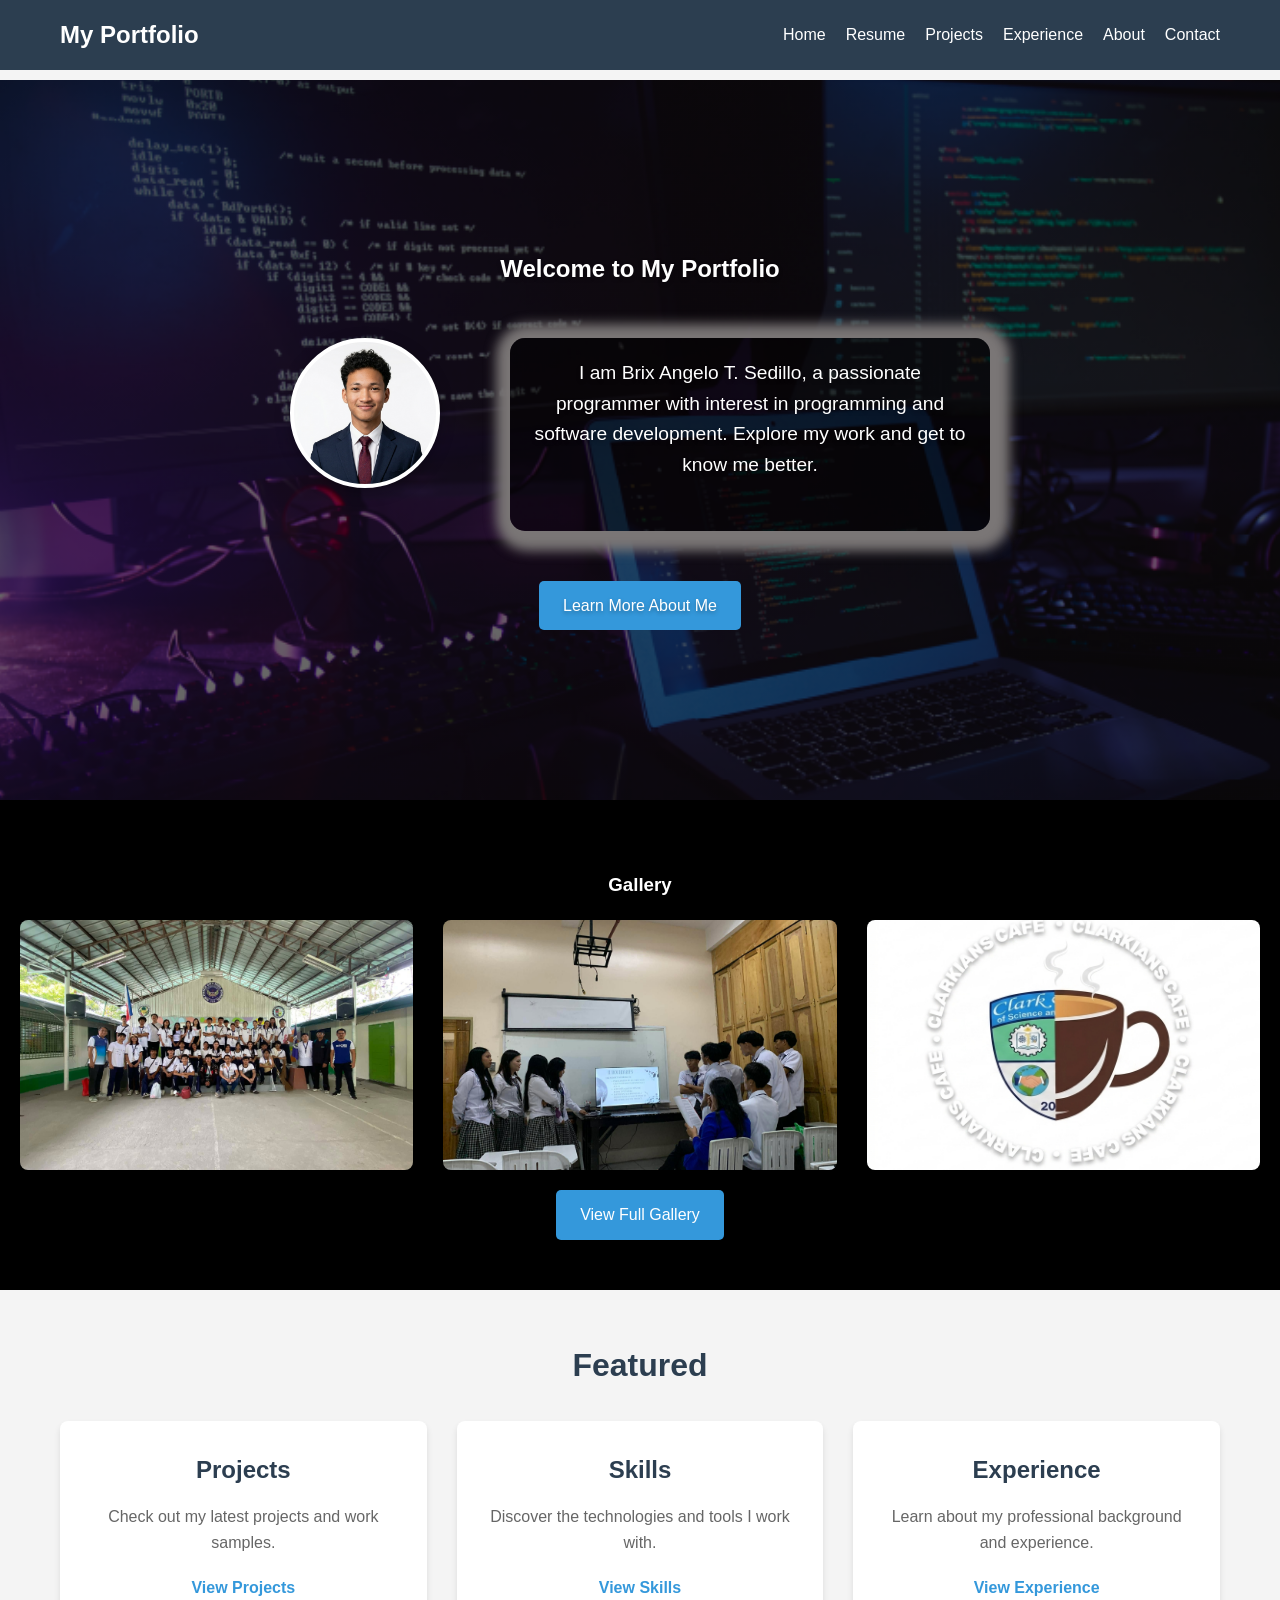
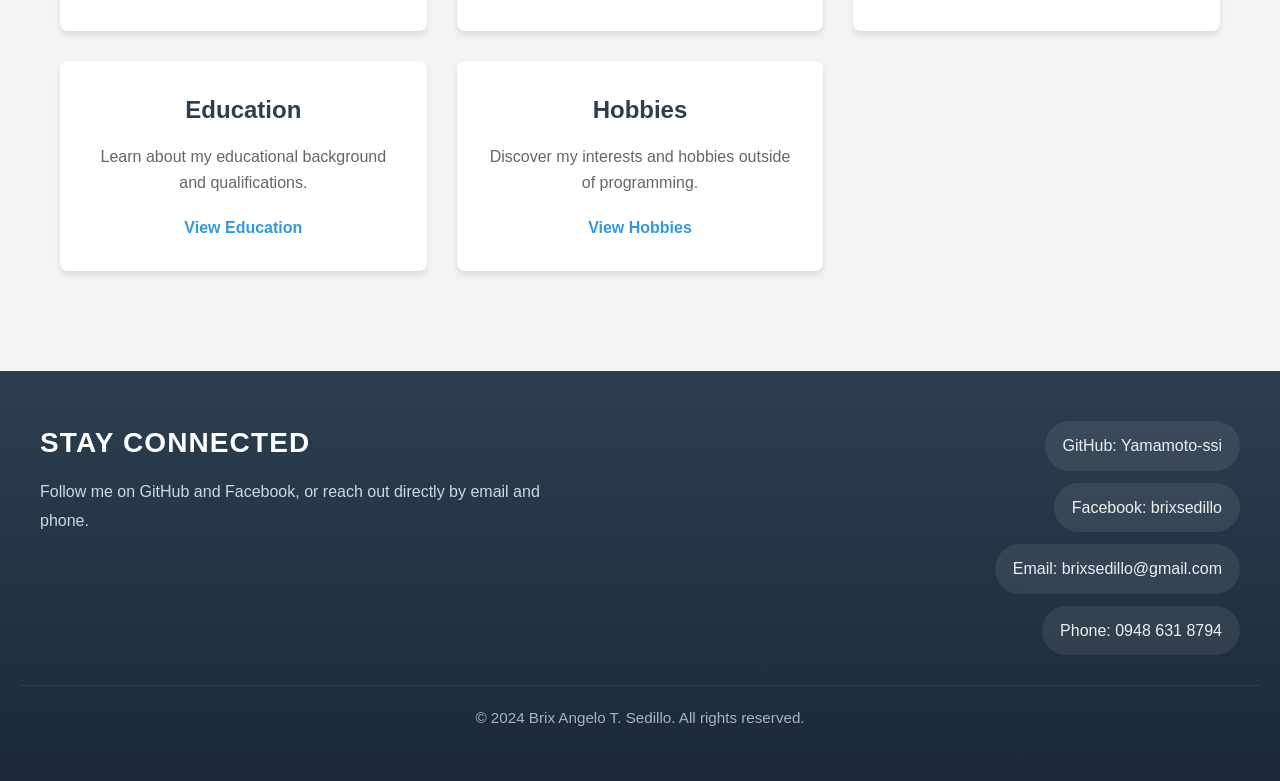
<file: index.html>
<!DOCTYPE html>
<html lang="en">
<head>
    <meta charset="UTF-8">
    <meta name="viewport" content="width=device-width, initial-scale=1.0">
    <link rel="stylesheet" href="style.css">
    <title>My Portfolio</title>
</head>
<body>
    <header>
        <nav>
            <div class="nav-container">
                <h1 class="logo">My Portfolio</h1>
                <ul class="nav-links">
                    <li><a href="index.html">Home</a></li>
                    <li><a href="resume.html">Resume</a></li>
                    <li><a href="project.html">Projects</a></li>
                    <li><a href="experience.html">Experience</a></li>
                    <li><a href="about.html">About</a></li>
                    <li><a href="contact.html">Contact</a></li>
                </ul>
            </div>
        </nav>
    </header>

    <main>
        <section class="hero">
            <h2>Welcome to My Portfolio</h2>
            <div class="hero-content">
                <div class="hero-image"></div>
                <div class="hero-content-text">
                    <p>I am Brix Angelo T. Sedillo, a passionate programmer with interest in programming and software development. Explore my work and get to know me better.</p>
                </div>
            </div>
            <a href="about.html" class="cta-button">Learn More About Me</a>

        </section>

        <section class="gallery">
            <h3 style="padding: 20px;">Gallery</h3>
            <div class="gallery-grid">
                <div class="gallery-item">
                    <img src="images/classmate.jpg" alt="Classmate">
                </div>
                <div class="gallery-item">
                    <img src="images/activity.jpg" alt="Activity">
                </div>
                <div class="gallery-item">
                    <img src="images/cafe.png" alt="Cafe">
                </div>
            </div>
            <a href="gallery.html" class="cta-button" style="margin-top: 20px;">View Full Gallery</a>
        </section>

        <section class="featured">
            <h3>Featured</h3>
            <div class="featured-grid">
                <div class="featured-item">
                    <h4>Projects</h4>
                    <p>Check out my latest projects and work samples.</p>
                    <a href="project.html">View Projects</a>
                </div>
                <div class="featured-item">
                    <h4>Skills</h4>
                    <p>Discover the technologies and tools I work with.</p>
                    <a href="skills.html">View Skills</a>
                </div>
                <div class="featured-item">
                    <h4>Experience</h4>
                    <p>Learn about my professional background and experience.</p>
                    <a href="experience.html">View Experience</a>
                </div>
                <div class="featured-item">
                    <h4>Education</h4>
                    <p>Learn about my educational background and qualifications.</p>
                    <a href="education.html">View Education</a>
                </div>
                <div class="featured-item">
                    <h4>Hobbies</h4>
                    <p>Discover my interests and hobbies outside of programming.</p>
                    <a href="hobbies.html">View Hobbies</a>
                </div>
            </div>
        </section>
    </main>

    <footer>
        <div class="footer-content">
            <div class="footer-brand">
                <h4>Stay Connected</h4>
                <p>Follow me on GitHub and Facebook, or reach out directly by email and phone.</p>
            </div>
            <div class="footer-links">
                <a href="https://github.com/Yamamoto-ssi" target="_blank" rel="noreferrer">GitHub: Yamamoto-ssi</a>
                <a href="https://www.facebook.com/brixsedillo" target="_blank" rel="noreferrer">Facebook: brixsedillo</a>
                <a href="mailto:brixsedillo@gmail.com">Email: brixsedillo@gmail.com</a>
                <span>Phone: 0948 631 8794</span>
            </div>
        </div>
        <p class="footer-copy">&copy; 2024 Brix Angelo T. Sedillo. All rights reserved.</p>
    </footer>
</body>
</html>
</file>
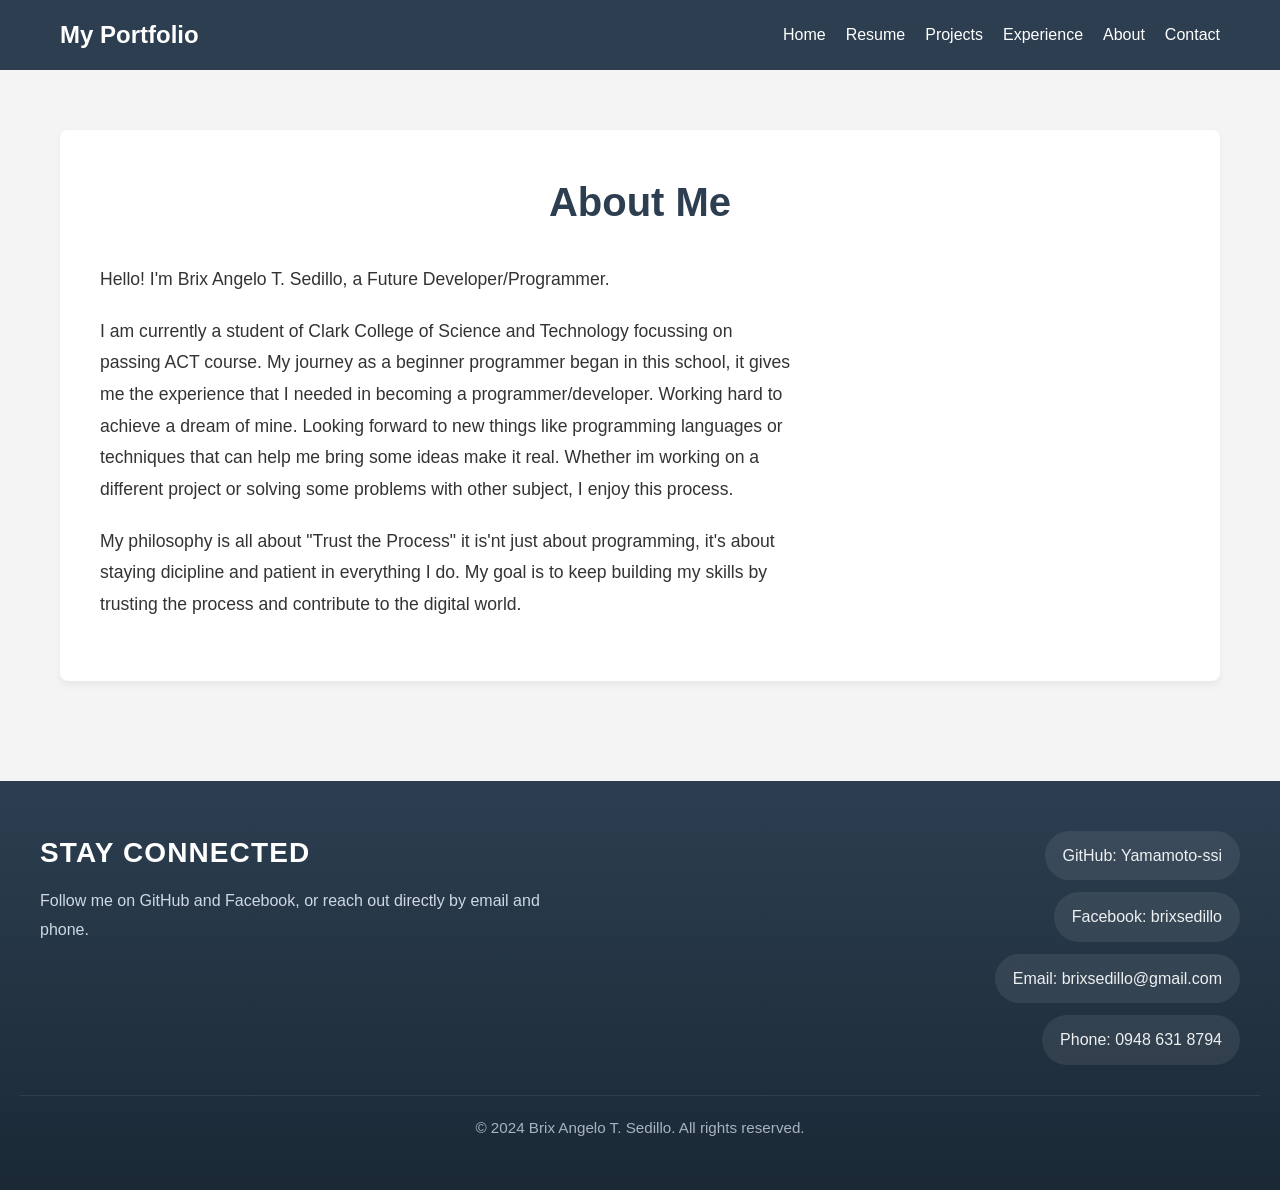
<file: about.html>
<!DOCTYPE html>
<html lang="en">
<head>
    <meta charset="UTF-8">
    <meta name="viewport" content="width=device-width, initial-scale=1.0">
    <link rel="stylesheet" href="style.css">
    <title>About Me - My Portfolio</title>
</head>
<body>
    <header>
        <nav>
            <div class="nav-container">
                <h1 class="logo">My Portfolio</h1>
                <ul class="nav-links">
                    <li><a href="index.html">Home</a></li>
                    <li><a href="resume.html">Resume</a></li>
                    <li><a href="project.html">Projects</a></li>
                    <li><a href="experience.html">Experience</a></li>
                    <li><a href="about.html">About</a></li>
                    <li><a href="contact.html">Contact</a></li>
                </ul>
            </div>
        </nav>
    </header>

    <main>
        <section class="page-content">
            <div class="container">
                <h2>About Me</h2>
                <div class="content-grid">
                    <div class="content-text">
                        <p>Hello! I'm Brix Angelo T. Sedillo, a Future Developer/Programmer.</p>
                        <p>I am currently a student of Clark College of Science and Technology focussing on passing ACT course. My journey as a beginner programmer began in this school, it gives me the experience that I needed in becoming a programmer/developer. Working hard to achieve a dream of mine. Looking forward to new things like programming languages or techniques that can help me bring some ideas make it real. Whether im working on a different project or solving some problems with other subject, I enjoy this process.</p>
                        <p>My philosophy is all about "Trust the Process" it is'nt  just about programming, it's about staying dicipline and patient in everything I do. My goal is to keep building my skills by trusting the process and contribute to the digital world.</p>
                    </div>
                    
                </div>
            </div>
        </section>
    </main>

    <footer>
        <div class="footer-content">
            <div class="footer-brand">
                <h4>Stay Connected</h4>
                <p>Follow me on GitHub and Facebook, or reach out directly by email and phone.</p>
            </div>
            <div class="footer-links">
                <a href="https://github.com/Yamamoto-ssi" target="_blank" rel="noreferrer">GitHub: Yamamoto-ssi</a>
                <a href="https://www.facebook.com/brixsedillo" target="_blank" rel="noreferrer">Facebook: brixsedillo</a>
                <a href="mailto:brixsedillo@gmail.com">Email: brixsedillo@gmail.com</a>
                <span>Phone: 0948 631 8794</span>
            </div>
        </div>
        <p class="footer-copy">&copy; 2024 Brix Angelo T. Sedillo. All rights reserved.</p>
    </footer>
</body>
</html>
</file>
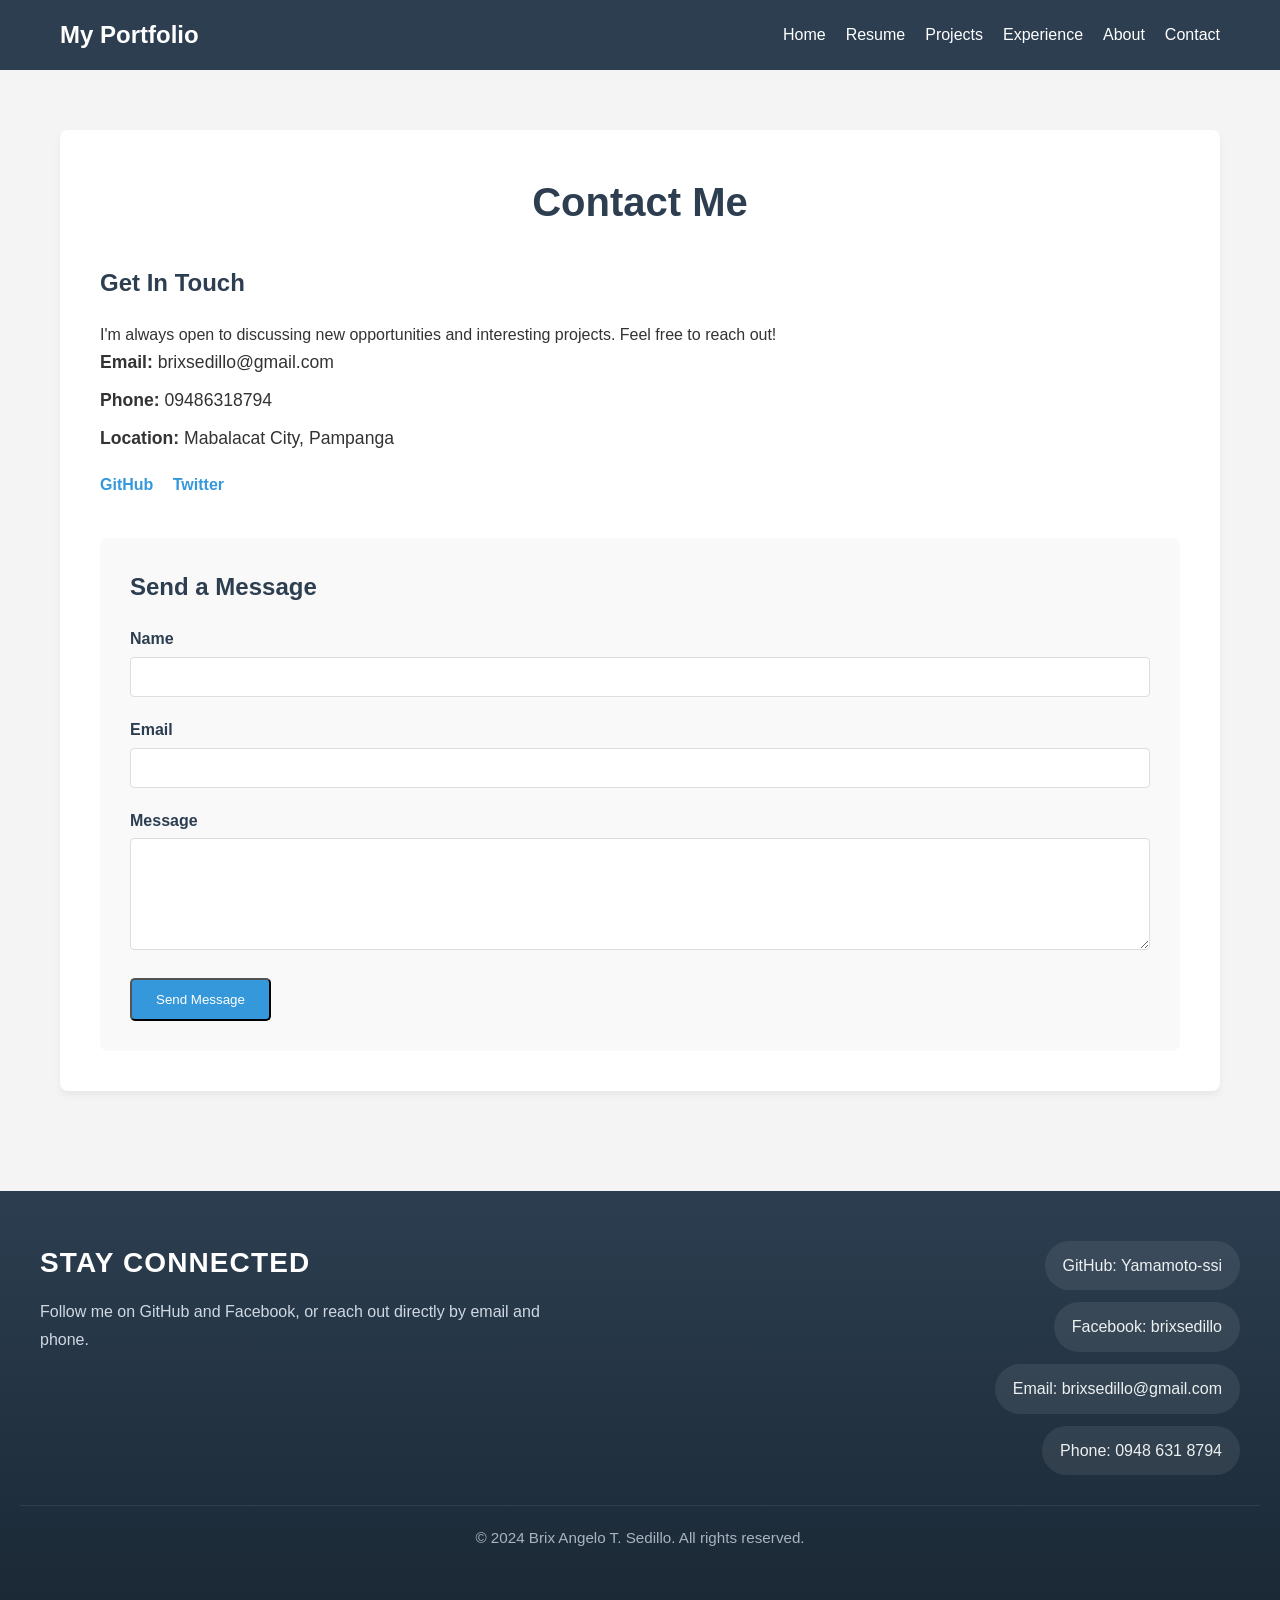
<file: contact.html>
<!DOCTYPE html>
<html lang="en">
<head>
    <meta charset="UTF-8">
    <meta name="viewport" content="width=device-width, initial-scale=1.0">
    <link rel="stylesheet" href="style.css">
    <title>Contact - My Portfolio</title>
</head>
<body>
    <header>
        <nav>
            <div class="nav-container">
                <h1 class="logo">My Portfolio</h1>
                <ul class="nav-links">
                    <li><a href="index.html">Home</a></li>
                    <li><a href="resume.html">Resume</a></li>
                    <li><a href="project.html">Projects</a></li>
                    <li><a href="experience.html">Experience</a></li>
                    <li><a href="about.html">About</a></li>
                    <li><a href="contact.html">Contact</a></li>
                </ul>
            </div>
        </nav>
    </header>

    <main>
        <section class="page-content">
            <div class="container">
                <h2>Contact Me</h2>
                <div class="contact-content">
                    <div class="contact-info">
                        <h3>Get In Touch</h3>
                        <p>I'm always open to discussing new opportunities and interesting projects. Feel free to reach out!</p>
                        <div class="contact-details">
                            <p><strong>Email:</strong> brixsedillo@gmail.com</p>
                            <p><strong>Phone:</strong> 09486318794</p>
                            <p><strong>Location:</strong> Mabalacat City, Pampanga</p>
                        </div>
                        <div class="social-links">
                            <a href="https://github.com/Yamamoto-ssi" class="social-link" target="_blank" rel="noreferrer">GitHub</a>
                            <a href="https://twitter.com/brixsedillo" class="social-link" target="_blank" rel="noreferrer">Twitter</a>
                        </div>
                    </div>
                    <div class="contact-form">
                        <h3>Send a Message</h3>
                        <form action="#" method="post">
                            <div class="form-group">
                                <label for="name">Name</label>
                                <input type="text" id="name" name="name" required>
                            </div>
                            <div class="form-group">
                                <label for="email">Email</label>
                                <input type="email" id="email" name="email" required>
                            </div>
                            <div class="form-group">
                                <label for="message">Message</label>
                                <textarea id="message" name="message" rows="5" required></textarea>
                            </div>
                            <button type="submit" class="cta-button">Send Message</button>
                        </form>
                    </div>
                </div>
            </div>
        </section>
    </main>

    <footer>
        <div class="footer-content">
            <div class="footer-brand">
                <h4>Stay Connected</h4>
                <p>Follow me on GitHub and Facebook, or reach out directly by email and phone.</p>
            </div>
            <div class="footer-links">
                <a href="https://github.com/Yamamoto-ssi" target="_blank" rel="noreferrer">GitHub: Yamamoto-ssi</a>
                <a href="https://www.facebook.com/brixsedillo" target="_blank" rel="noreferrer">Facebook: brixsedillo</a>
                <a href="mailto:brixsedillo@gmail.com">Email: brixsedillo@gmail.com</a>
                <span>Phone: 0948 631 8794</span>
            </div>
        </div>
        <p class="footer-copy">&copy; 2024 Brix Angelo T. Sedillo. All rights reserved.</p>
    </footer>
</body>
</html>
</file>
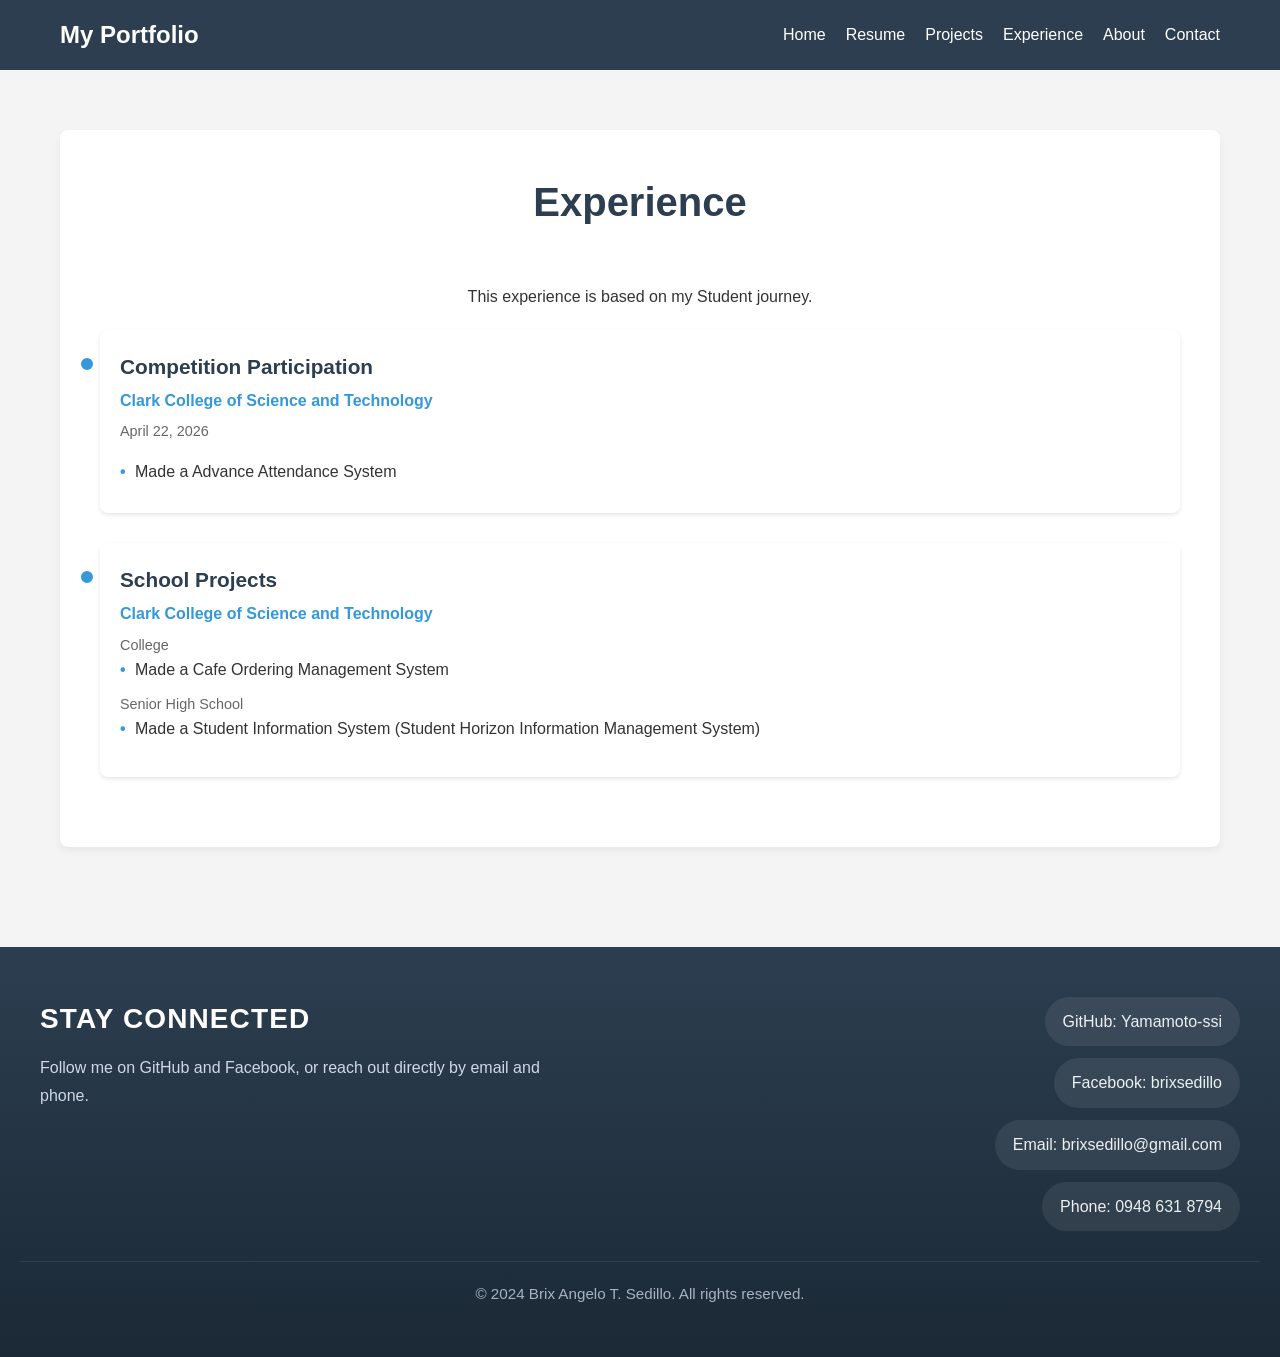
<file: experience.html>
<!DOCTYPE html>
<html lang="en">
<head>
    <meta charset="UTF-8">
    <meta name="viewport" content="width=device-width, initial-scale=1.0">
    <link rel="stylesheet" href="style.css">
    <title>Experience - My Portfolio</title>
</head>
<body>
    <header>
        <nav>
            <div class="nav-container">
                <h1 class="logo">My Portfolio</h1>
                <ul class="nav-links">
                    <li><a href="index.html">Home</a></li>
                    <li><a href="resume.html">Resume</a></li>
                    <li><a href="project.html">Projects</a></li>
                    <li><a href="experience.html">Experience</a></li>
                    <li><a href="about.html">About</a></li>
                    <li><a href="contact.html">Contact</a></li>
                </ul>
            </div>
        </nav>
    </header>

    <main>
        <section class="page-content">
            <div class="container">
                <h2>Experience</h2>
                <p style="text-align: center; padding: 20px;">This experience is based on my Student journey.</p>
                    <div class="experience-item">
                        <div class="experience-header">
                            <h3>Competition Participation</h3>
                            <span class="company">Clark College of Science and Technology</span>
                            <span class="date">April 22, 2026</span>
                        </div>
                        <ul class="experience-details">
                            <li>Made a Advance Attendance System</li>
                            
                        </ul>
                    </div>

                    <div class="experience-item">
                        <div class="experience-header">
                            <h3>School Projects</h3>
                            <span class="company">Clark College of Science and Technology</span>
                            <span class="date">College</span>
                        <ul class="experience-details">
                            <li>Made a Cafe Ordering Management System</li>
                        </ul>

                        <span class="date">Senior High School</span>
                        
                        <ul class="experience-details">
                            <li>Made a Student Information System (Student Horizon Information Management System)</li>
                        </ul>
                        </div>
                    </div>

                    
                
            </div>
        </section>
    </main>

    <footer>
        <div class="footer-content">
            <div class="footer-brand">
                <h4>Stay Connected</h4>
                <p>Follow me on GitHub and Facebook, or reach out directly by email and phone.</p>
            </div>
            <div class="footer-links">
                <a href="https://github.com/Yamamoto-ssi" target="_blank" rel="noreferrer">GitHub: Yamamoto-ssi</a>
                <a href="https://www.facebook.com/brixsedillo" target="_blank" rel="noreferrer">Facebook: brixsedillo</a>
                <a href="mailto:brixsedillo@gmail.com">Email: brixsedillo@gmail.com</a>
                <span>Phone: 0948 631 8794</span>
            </div>
        </div>
        <p class="footer-copy">&copy; 2024 Brix Angelo T. Sedillo. All rights reserved.</p>
    </footer>
</body>
</html>
</file>
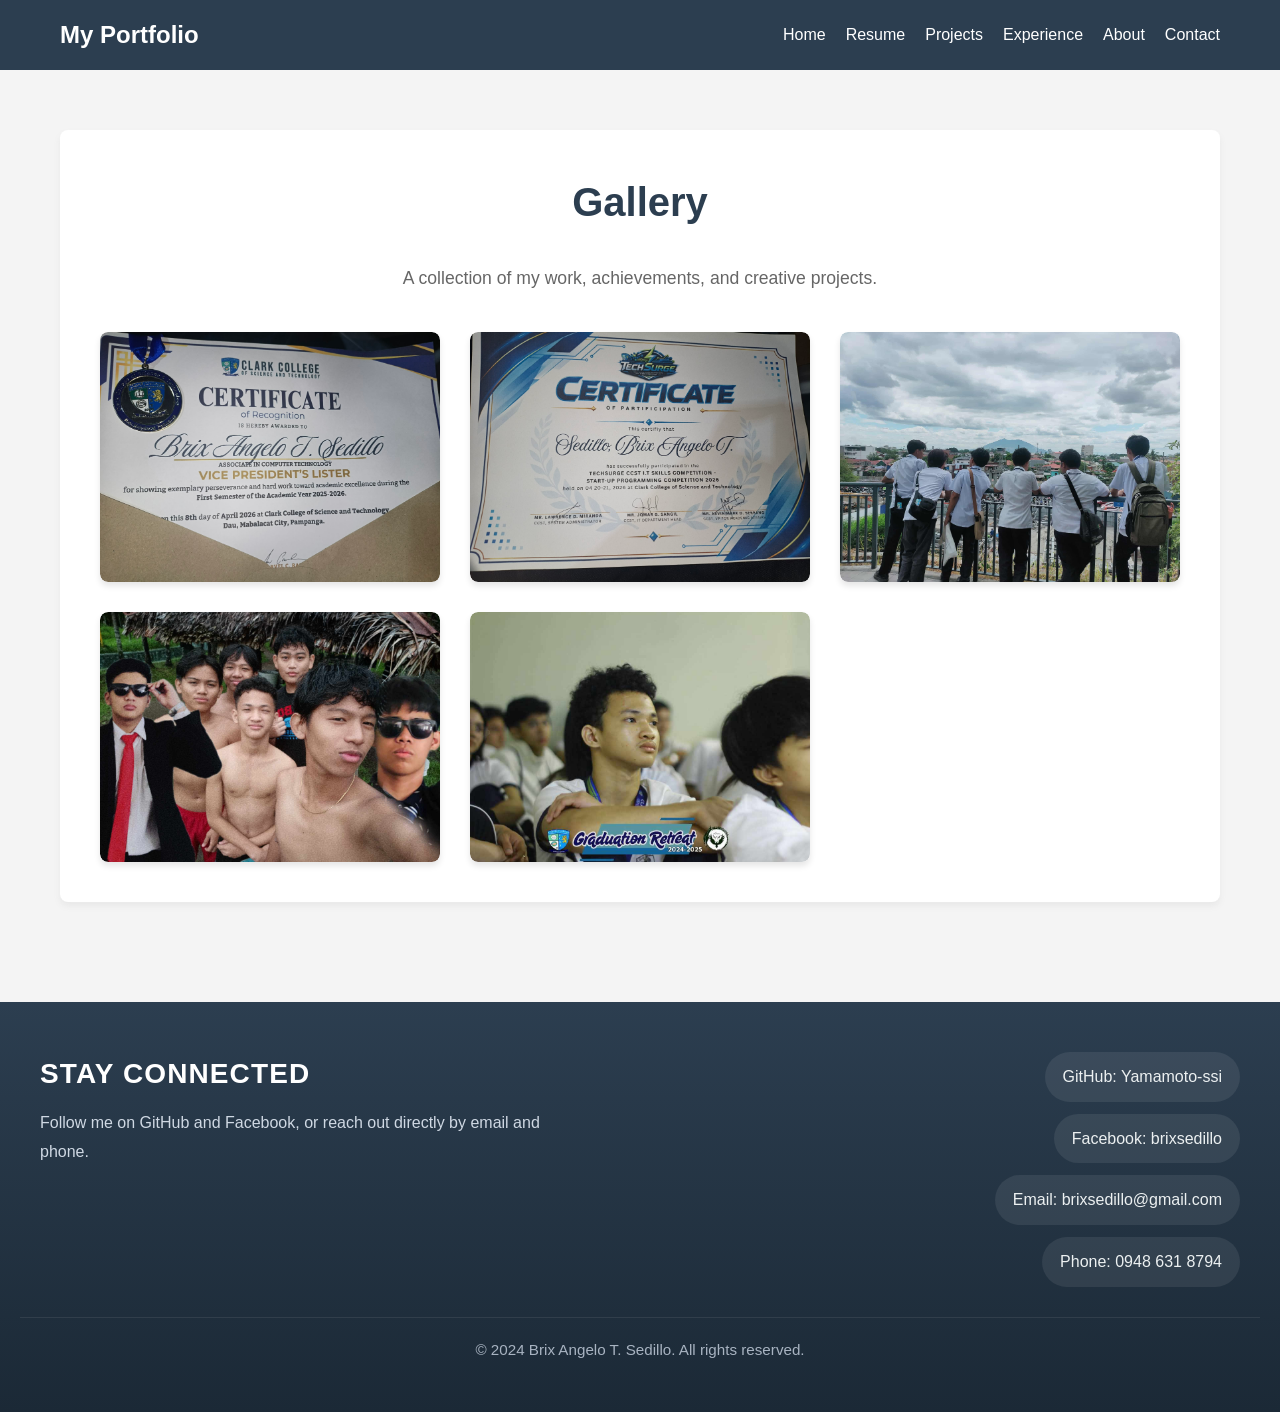
<file: gallery.html>
<!DOCTYPE html>
<html lang="en">
<head>
    <meta charset="UTF-8">
    <meta name="viewport" content="width=device-width, initial-scale=1.0">
    <link rel="stylesheet" href="style.css">
    <title>Gallery - My Portfolio</title>
</head>
<body>
    <header>
        <nav>
            <div class="nav-container">
                <h1 class="logo">My Portfolio</h1>
                <ul class="nav-links">
                    <li><a href="index.html">Home</a></li>
                    <li><a href="resume.html">Resume</a></li>
                    <li><a href="project.html">Projects</a></li>
                    <li><a href="experience.html">Experience</a></li>
                    <li><a href="about.html">About</a></li>
                    <li><a href="contact.html">Contact</a></li>
                </ul>
            </div>
        </nav>
    </header>

    <main>
        <section class="page-content">
            <div class="container">
                <h2>Gallery</h2>
                <p class="gallery-intro">A collection of my work, achievements, and creative projects.</p>
                <div class="gallery-grid">
                    <div class="gallery-item">
                        <img src="images/cert3.jpg" alt="Project Screenshot" style="width: 100%; height: 250px; object-fit: cover; border-radius: 8px;">
                        <div class="gallery-overlay">
                            <h4>Achievement</h4>
                            <p>Recent recognition for outstanding performance</p>
                        </div>
                    </div>

                    <div class="gallery-item">
                        <img src="images/cert1.jpg" alt="Design Work" style="width: 100%; height: 250px; object-fit: cover; border-radius: 8px;">
                        <div class="gallery-overlay">
                            <h4>Achievement</h4>
                            <p>Certificate of Participation in Mockup Competition. 3rd Place</p>
                        </div>
                    </div>

                    <div class="gallery-item">
                        <img src="images/friend.jpg" alt="Code Snippet" style="width: 100%; height: 250px; object-fit: cover; border-radius: 8px;">
                        <div class="gallery-overlay">
                            <h4>Unexpected Friendship</h4>
                            <p>Friends Unexpectedly Made</p>
                        </div>
                    </div>

                    <div class="gallery-item">
                        <img src="images/friend1.jpg" alt="Team Work" style="width: 100%; height: 250px; object-fit: cover; border-radius: 8px;">
                        <div class="gallery-overlay">
                            <h4>Friends</h4>
                            <p>Friends since childhood</p>
                        </div>
                    </div>

                    <div class="gallery-item">
                        <img src="images/me.jpg" alt="Achievement" style="width: 100%; height: 250px; object-fit: cover; border-radius: 8px;">
                        <div class="gallery-overlay">
                            <h4>ME</h4>
                            <p>My picture from Graduation Retreat</p>
                        </div>
                    </div>

                    
                    </div>
                </div>
            </div>
        </section>
    </main>

    <footer>
        <div class="footer-content">
            <div class="footer-brand">
                <h4>Stay Connected</h4>
                <p>Follow me on GitHub and Facebook, or reach out directly by email and phone.</p>
            </div>
            <div class="footer-links">
                <a href="https://github.com/Yamamoto-ssi" target="_blank" rel="noreferrer">GitHub: Yamamoto-ssi</a>
                <a href="https://www.facebook.com/brixsedillo" target="_blank" rel="noreferrer">Facebook: brixsedillo</a>
                <a href="mailto:brixsedillo@gmail.com">Email: brixsedillo@gmail.com</a>
                <span>Phone: 0948 631 8794</span>
            </div>
        </div>
        <p class="footer-copy">&copy; 2024 Brix Angelo T. Sedillo. All rights reserved.</p>
    </footer>
</body>
</html>
</file>
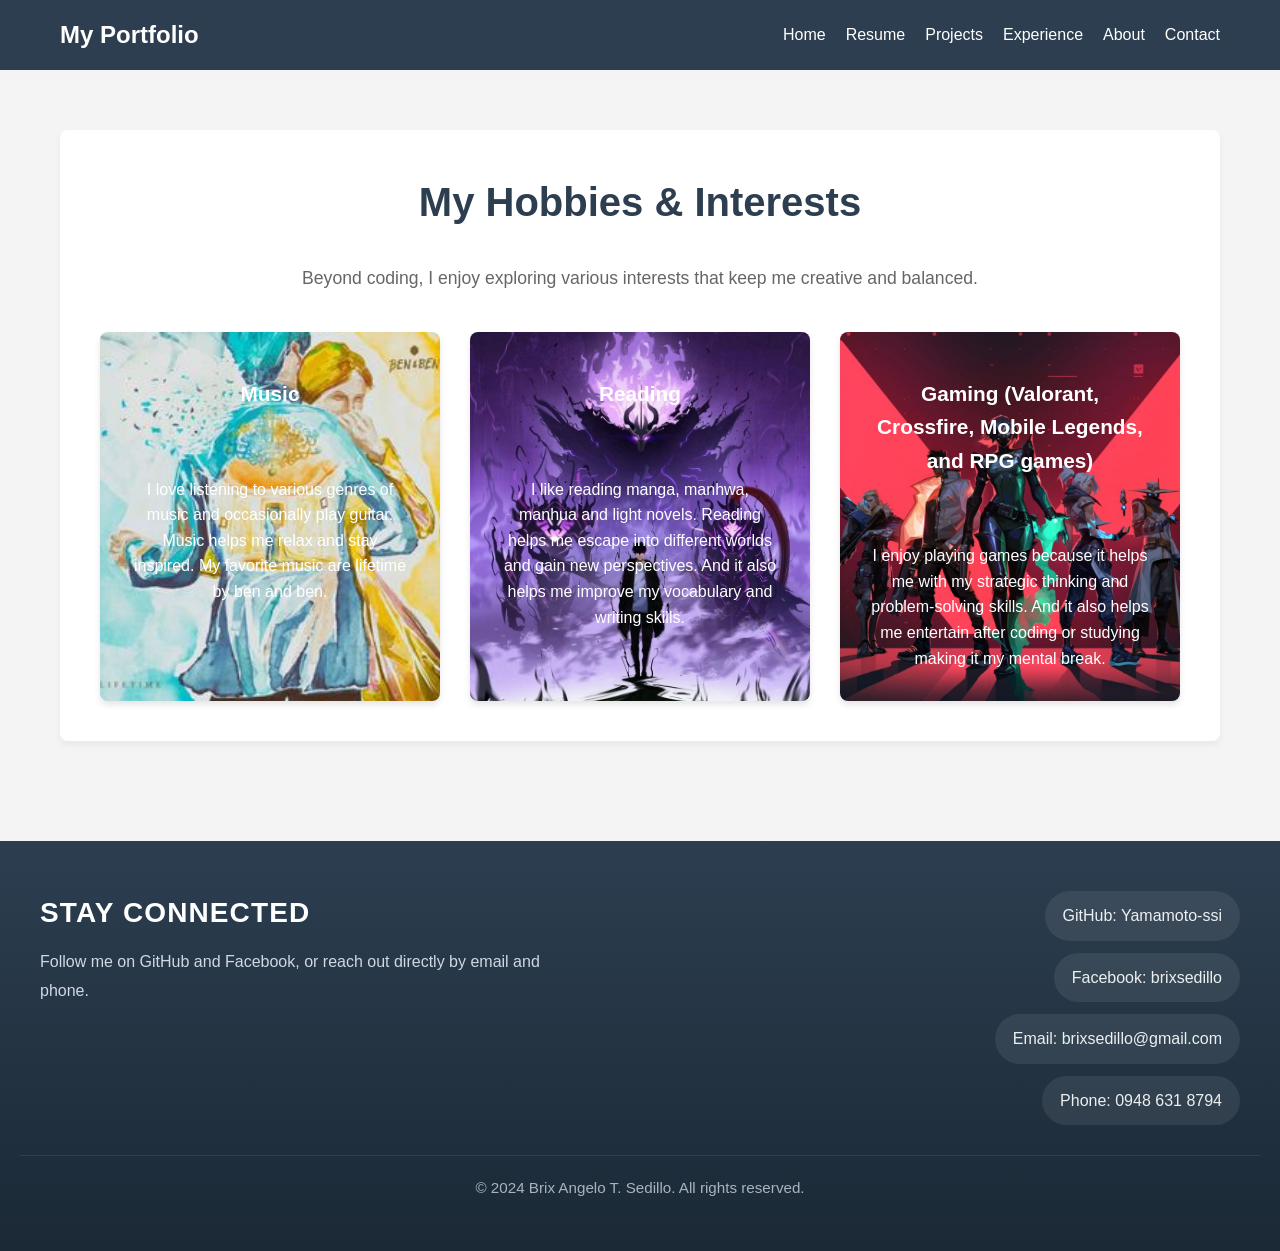
<file: hobbies.html>
<!DOCTYPE html>
<html lang="en">
<head>
    <meta charset="UTF-8">
    <meta name="viewport" content="width=device-width, initial-scale=1.0">
    <link rel="stylesheet" href="style.css">
    <title>Hobbies - My Portfolio</title>
</head>
<body>
    <header>
        <nav>
            <div class="nav-container">
                <h1 class="logo">My Portfolio</h1>
                <ul class="nav-links">
                    <li><a href="index.html">Home</a></li>
                    <li><a href="resume.html">Resume</a></li>
                    <li><a href="project.html">Projects</a></li>
                    <li><a href="experience.html">Experience</a></li>
                    <li><a href="about.html">About</a></li>
                    <li><a href="contact.html">Contact</a></li>
                </ul>
            </div>
        </nav>
    </header>

    <main>
        <section class="page-content">
            <div class="container">
                <h2>My Hobbies & Interests</h2>
                <p class="hobbies-intro">Beyond coding, I enjoy exploring various interests that keep me creative and balanced.</p>
                <div class="hobbies-grid">
                    <div class="hobby-card" style="background-image: url('images/Lifetime_cover_art.jpg'); background-size: cover; background-position: center;">
                        <div class="hobby-icon"></div>
                        <h3>Music</h3><br><br>
                        <p>I love listening to various genres of music and occasionally play guitar. Music helps me relax and stay inspired. My favorite music are lifetime by ben and ben.</p>
                    </div>

                    <div class="hobby-card" style="background-image: url('images/a70a9b28dcd1bf3133823fcf78a3359b.jpg'); background-size: cover; background-position: center;">
                        <div class="hobby-icon"></div>
                        <h3>Reading</h3><br><br>
                        <p>I like reading manga, manhwa, manhua and light novels. Reading helps me escape into different worlds and gain new perspectives. And it also helps me improve my vocabulary and writing skills.</p>
                    </div>

                    <div class="hobby-card" style="background-image: url('images/54d784be3db8503ec574ff45e912ea098cc10352-854x484.png'); background-size: cover; background-position: center;">
                        <div class="hobby-icon"></div>
                        <h3>Gaming (Valorant, Crossfire, Mobile Legends, and RPG games)</h3><br><br>
                        <p>I enjoy playing games because it helps me with my strategic thinking and problem-solving skills. And it also helps me entertain after coding or studying making it my mental break.</p>
                    </div>
                </div>
            </div>
        </section>
    </main>

    <footer>
        <div class="footer-content">
            <div class="footer-brand">
                <h4>Stay Connected</h4>
                <p>Follow me on GitHub and Facebook, or reach out directly by email and phone.</p>
            </div>
            <div class="footer-links">
                <a href="https://github.com/Yamamoto-ssi" target="_blank" rel="noreferrer">GitHub: Yamamoto-ssi</a>
                <a href="https://www.facebook.com/brixsedillo" target="_blank" rel="noreferrer">Facebook: brixsedillo</a>
                <a href="mailto:brixsedillo@gmail.com">Email: brixsedillo@gmail.com</a>
                <span>Phone: 0948 631 8794</span>
            </div>
        </div>
        <p class="footer-copy">&copy; 2024 Brix Angelo T. Sedillo. All rights reserved.</p>
    </footer>
</body>
</html>
</file>
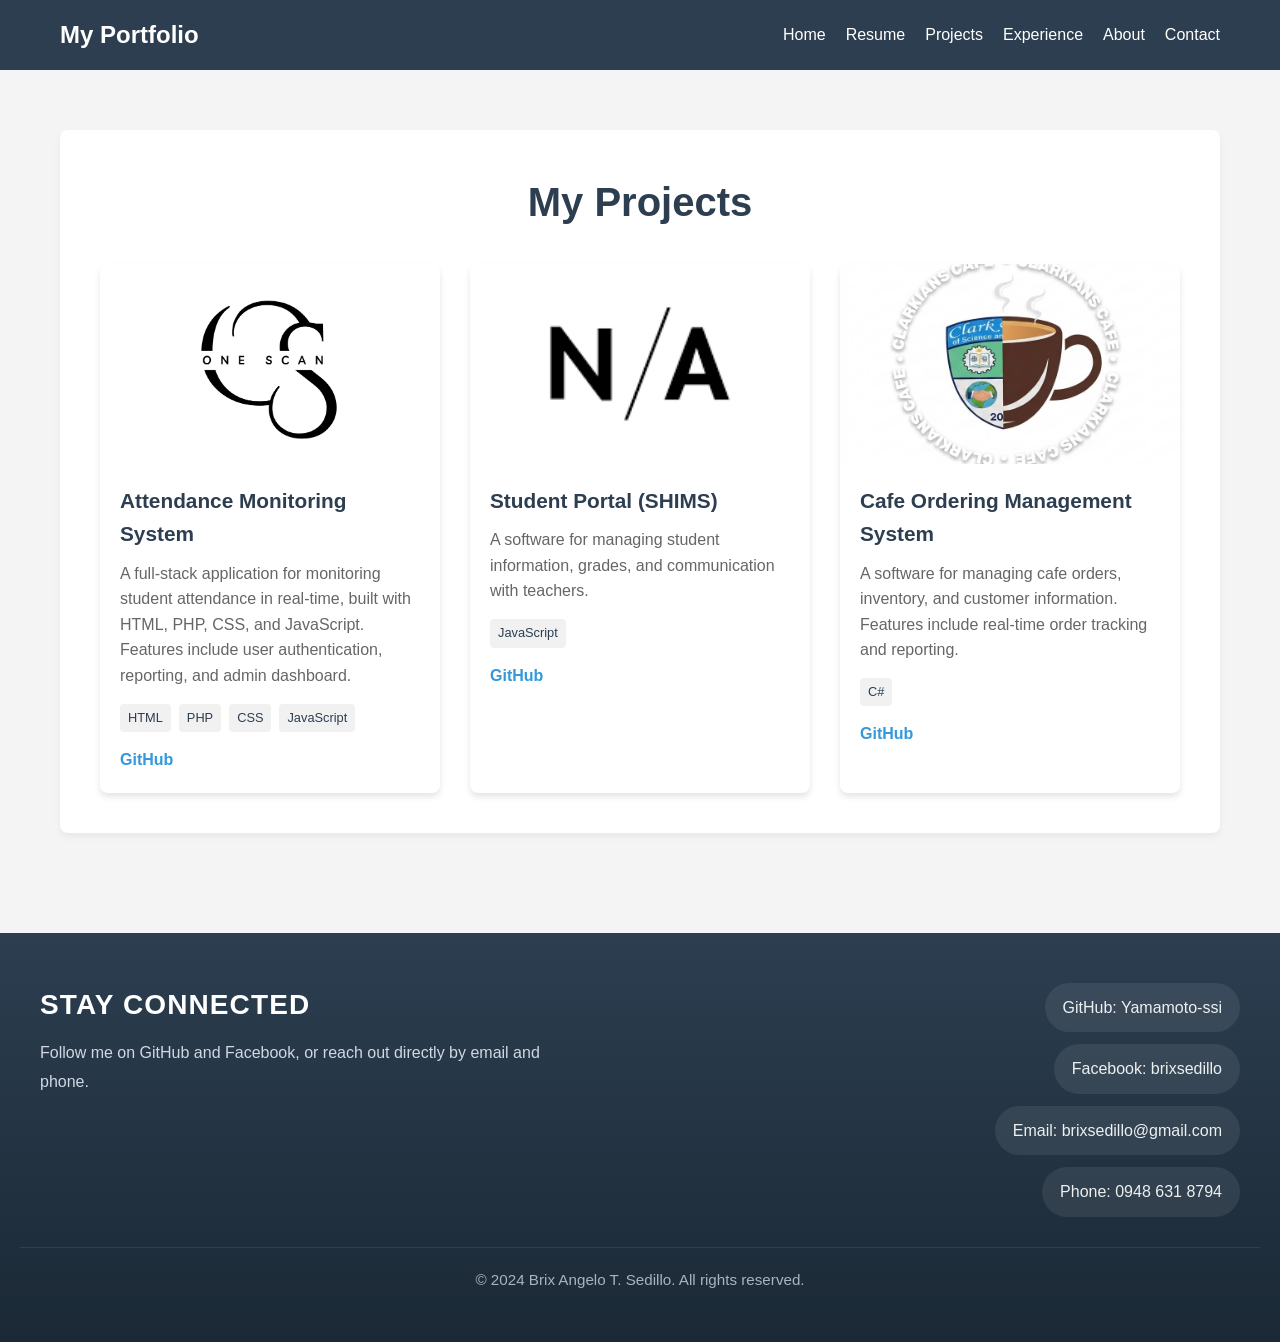
<file: project.html>
<!DOCTYPE html>
<html lang="en">
<head>
    <meta charset="UTF-8">
    <meta name="viewport" content="width=device-width, initial-scale=1.0">
    <link rel="stylesheet" href="style.css">
    <title>Projects - My Portfolio</title>
</head>
<body>
    <header>
        <nav>
            <div class="nav-container">
                <h1 class="logo">My Portfolio</h1>
                <ul class="nav-links">
                    <li><a href="index.html">Home</a></li>
                    <li><a href="resume.html">Resume</a></li>
                    <li><a href="project.html">Projects</a></li>
                    <li><a href="experience.html">Experience</a></li>
                    <li><a href="about.html">About</a></li>
                    <li><a href="contact.html">Contact</a></li>
                </ul>
            </div>
        </nav>
    </header>

    <main>
        <section class="page-content">
            <div class="container">
                <h2>My Projects</h2>
                <div class="projects-grid">
                    <div class="project-card">
                        <div class="project-image">
                            <img src="images/675215682_990952833358281_574296190422744745_n.png" style="width: 100%; height: 200px; object-fit: cover; border-radius: 8px;">
                        </div>
                        <div class="project-content">
                            <h3>Attendance Monitoring System</h3>
                            <p>A full-stack application for monitoring student attendance in real-time, built with HTML, PHP, CSS, and JavaScript. Features include user authentication, reporting, and admin dashboard.</p>
                            <div class="project-tech">
                                <span>HTML</span>
                                <span>PHP</span>
                                <span>CSS</span>
                                <span>JavaScript</span>
                            </div>
                            <div class="project-links">
                                <a href="#" class="project-link">GitHub</a>
                            </div>
                        </div>
                    </div>

                    <div class="project-card">
                        <div class="project-image">
                            <img src="images/na.png" style="width: 100%; height: 200px; object-fit: cover; border-radius: 8px;">
                        </div>
                        <div class="project-content">
                            <h3>Student Portal (SHIMS)</h3>
                            <p>A software for managing student information, grades, and communication with teachers.</p>
                            <div class="project-tech">
                                <span>JavaScript</span>
                            </div>
                            <div class="project-links">
                                <a href="#" class="project-link">GitHub</a>
                            </div>
                        </div>
                    </div>

                    <div class="project-card">
                        <div class="project-image">
                            <img src="images/cafe.png" style="width: 100%; height: 200px; object-fit: cover; border-radius: 8px;">
                        </div>
                        <div class="project-content">
                            <h3>Cafe Ordering Management System</h3>
                            <p>A software for managing cafe orders, inventory, and customer information. Features include real-time order tracking and reporting.</p>
                            <div class="project-tech">
                                <span>C#</span>
                            </div>
                            <div class="project-links">
                                <a href="#" class="project-link">GitHub</a>
                            </div>
                        </div>
                    </div>

                    
                </div>
            </div>
        </section>
    </main>

    <footer>
        <div class="footer-content">
            <div class="footer-brand">
                <h4>Stay Connected</h4>
                <p>Follow me on GitHub and Facebook, or reach out directly by email and phone.</p>
            </div>
            <div class="footer-links">
                <a href="https://github.com/Yamamoto-ssi" target="_blank" rel="noreferrer">GitHub: Yamamoto-ssi</a>
                <a href="https://www.facebook.com/brixsedillo" target="_blank" rel="noreferrer">Facebook: brixsedillo</a>
                <a href="mailto:brixsedillo@gmail.com">Email: brixsedillo@gmail.com</a>
                <span>Phone: 0948 631 8794</span>
            </div>
        </div>
        <p class="footer-copy">&copy; 2024 Brix Angelo T. Sedillo. All rights reserved.</p>
    </footer>
</body>
</html>
</file>
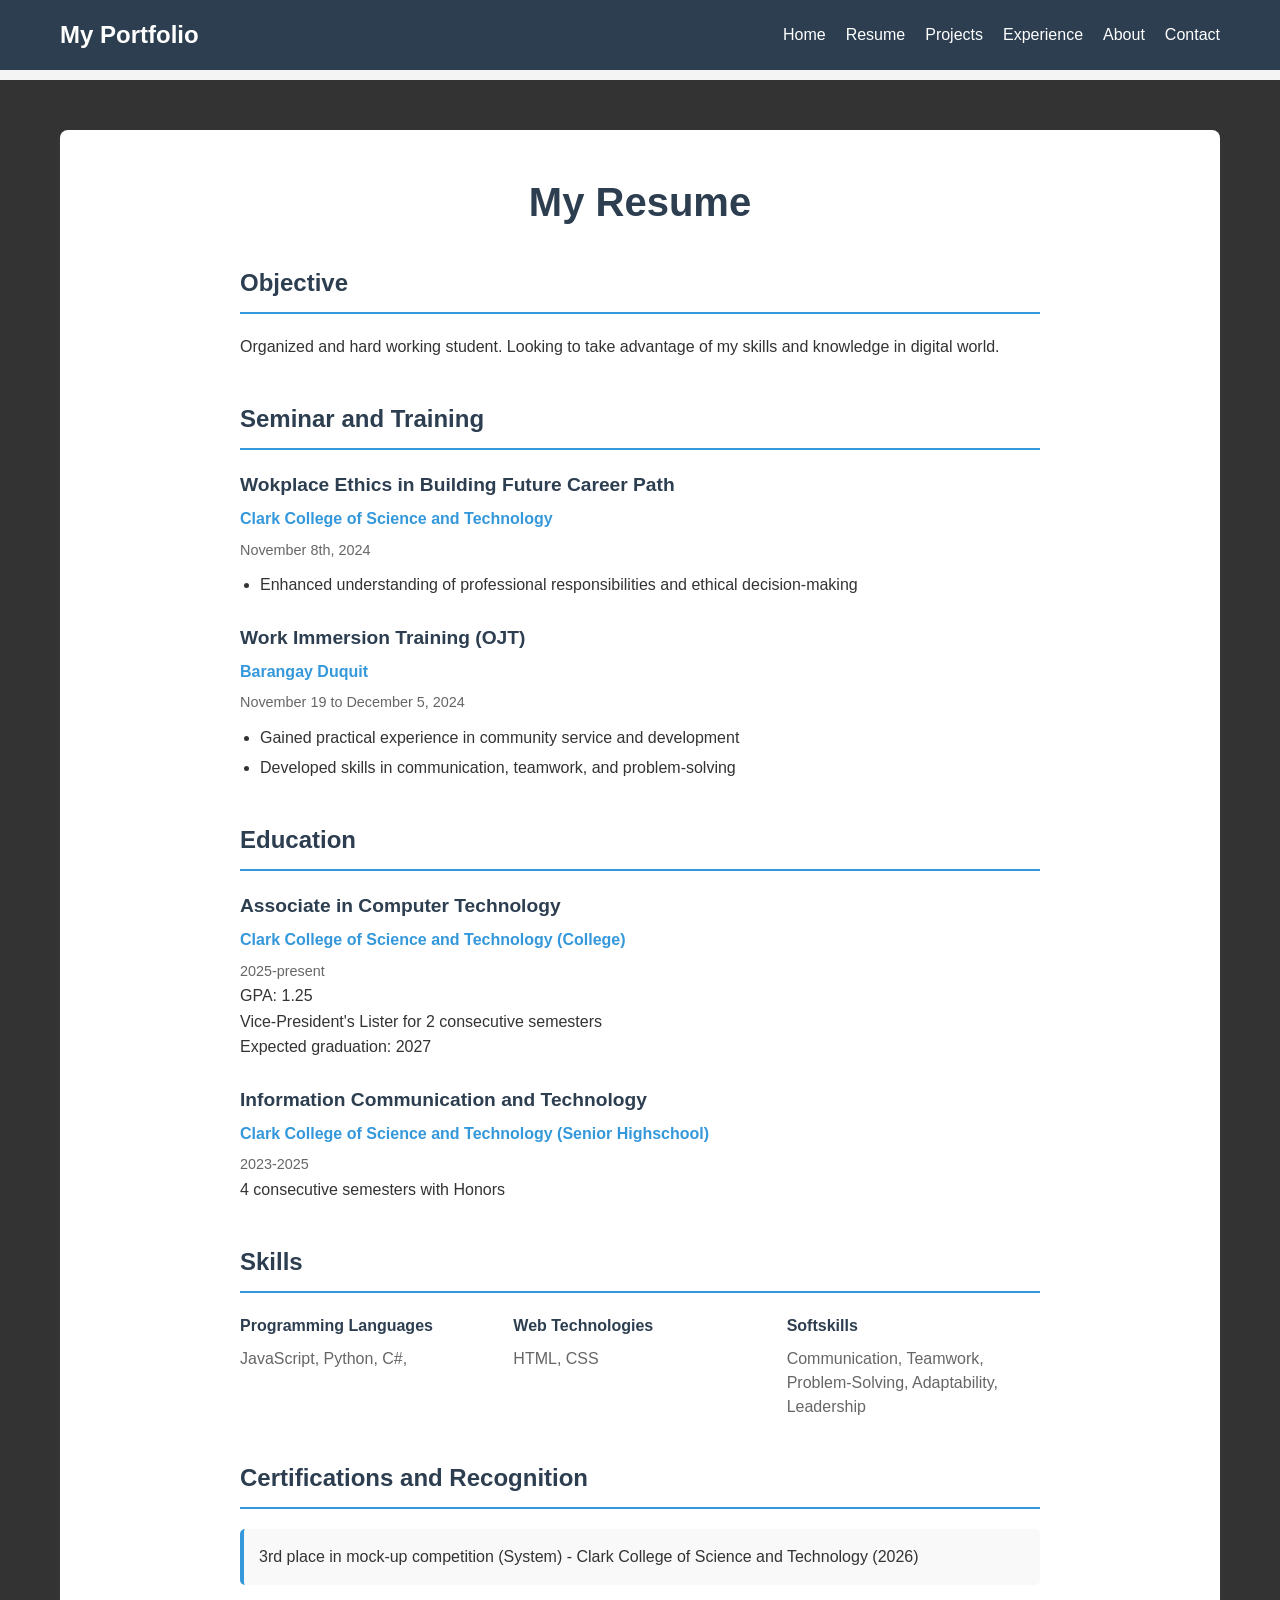
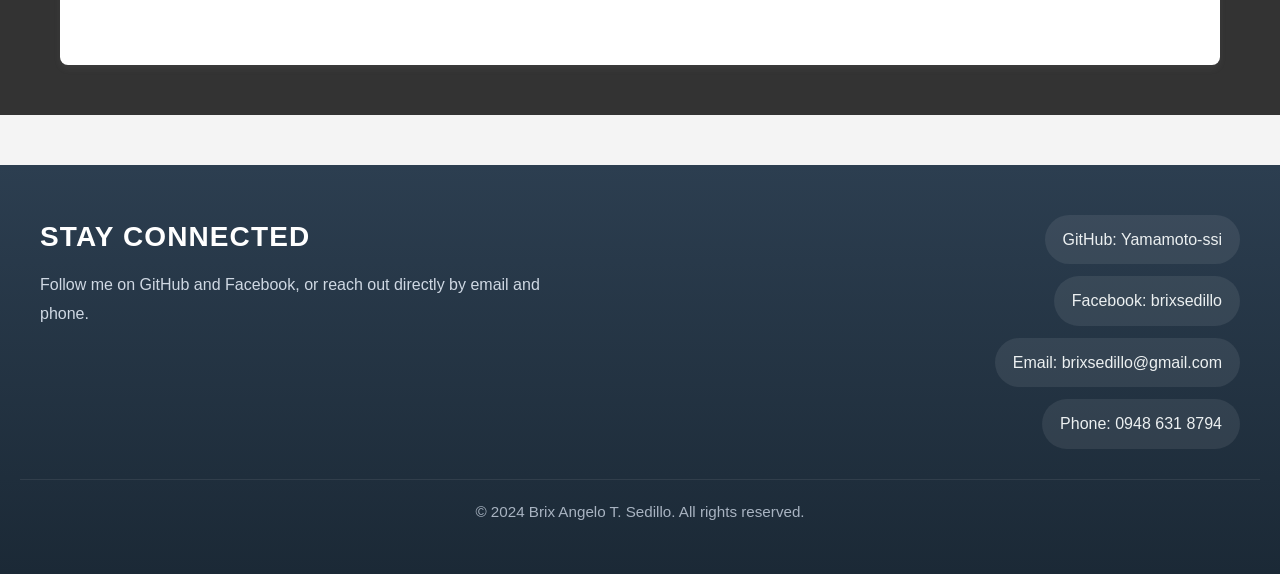
<file: resume.html>
<!DOCTYPE html>
<html lang="en">
<head>
    <meta charset="UTF-8">
    <meta name="viewport" content="width=device-width, initial-scale=1.0">
    <link rel="stylesheet" href="style.css">
    <title>Resume - My Portfolio</title>
</head>
<body>
    <header>
        <nav>
            <div class="nav-container">
                <h1 class="logo">My Portfolio</h1>
                <ul class="nav-links">
                    <li><a href="index.html">Home</a></li>
                    <li><a href="resume.html">Resume</a></li>
                    <li><a href="project.html">Projects</a></li>
                    <li><a href="experience.html">Experience</a></li>
                    <li><a href="about.html">About</a></li>
                    <li><a href="contact.html">Contact</a></li>
                </ul>
            </div>
        </nav>
    </header>

    <main class="main">
        <section class="page-content">
            <div class="container">
                <h2>My Resume</h2>
                <div class="resume-content">
                    <div class="resume-section">
                        <h3>Objective</h3>
                        <p>Organized and hard working student. Looking to take advantage of my skills and knowledge in digital world.</p>
                    </div>

                    <div class="resume-section">
                        <h3>Seminar and Training</h3>
                        <div class="resume-item">
                            <h4>Wokplace Ethics in Building Future Career Path</h4>
                            <span class="resume-company">Clark College of Science and Technology</span>
                            <span class="resume-date">November 8th, 2024</span>
                            <ul>
                                <li>Enhanced understanding of professional responsibilities and ethical decision-making</li>
                                
                            </ul>
                        </div>

                        <div class="resume-item">
                            <h4>Work Immersion Training (OJT)</h4>
                            <span class="resume-company">Barangay Duquit</span>
                            <span class="resume-date">November 19 to December 5, 2024</span>
                            <ul>
                                <li>Gained practical experience in community service and development</li>
                                <li>Developed skills in communication, teamwork, and problem-solving</li>
                                
                            </ul>
                        </div>
                    </div>

                    <div class="resume-section">
                        <h3>Education</h3>
                        <div class="resume-item">
                            <h4>Associate in Computer Technology</h4>
                            <span class="resume-company">Clark College of Science and Technology (College)</span>
                            <span class="resume-date">2025-present</span>
                            <p>GPA: 1.25</p>
                            <p>Vice-President's Lister for 2 consecutive semesters</p>
                            <p>Expected graduation: 2027</p>
                        </div>

                        <div class="resume-item">
                            <h4>Information Communication and Technology</h4>
                            <span class="resume-company">Clark College of Science and Technology (Senior Highschool)</span>
                            <span class="resume-date">2023-2025</span>
                            <p>4 consecutive semesters with Honors</p>
                        </div>
                    </div>

                    <div class="resume-section">
                        <h3>Skills</h3>
                        <div class="skills-summary">
                            <div class="skill-category">
                                <h5>Programming Languages</h5>
                                <p>JavaScript, Python, C#,</p>
                            </div>
                            <div class="skill-category">
                                <h5>Web Technologies</h5>
                                <p>HTML, CSS</p>
                            </div>
                            <div class="skill-category">
                                <h5>Softskills</h5>
                                <p>Communication, Teamwork, Problem-Solving, Adaptability, Leadership</p>
                            </div>
                        </div>
                    </div>

                    <div class="resume-section">
                        <h3>Certifications and Recognition</h3>
                        <ul class="certifications-list">
                            <li>3rd place in mock-up competition (System) - Clark College of Science and Technology (2026)</li>
                        </ul>
                    </div>
                </div>

        
            </div>
        </section>
    </main>

    <footer>
        <div class="footer-content">
            <div class="footer-brand">
                <h4>Stay Connected</h4>
                <p>Follow me on GitHub and Facebook, or reach out directly by email and phone.</p>
            </div>
            <div class="footer-links">
                <a href="https://github.com/Yamamoto-ssi" target="_blank" rel="noreferrer">GitHub: Yamamoto-ssi</a>
                <a href="https://www.facebook.com/brixsedillo" target="_blank" rel="noreferrer">Facebook: brixsedillo</a>
                <a href="mailto:brixsedillo@gmail.com">Email: brixsedillo@gmail.com</a>
                <span>Phone: 0948 631 8794</span>
            </div>
        </div>
        <p class="footer-copy">&copy; 2024 Brix Angelo T. Sedillo. All rights reserved.</p>
    </footer>
</body>
</html>
</file>
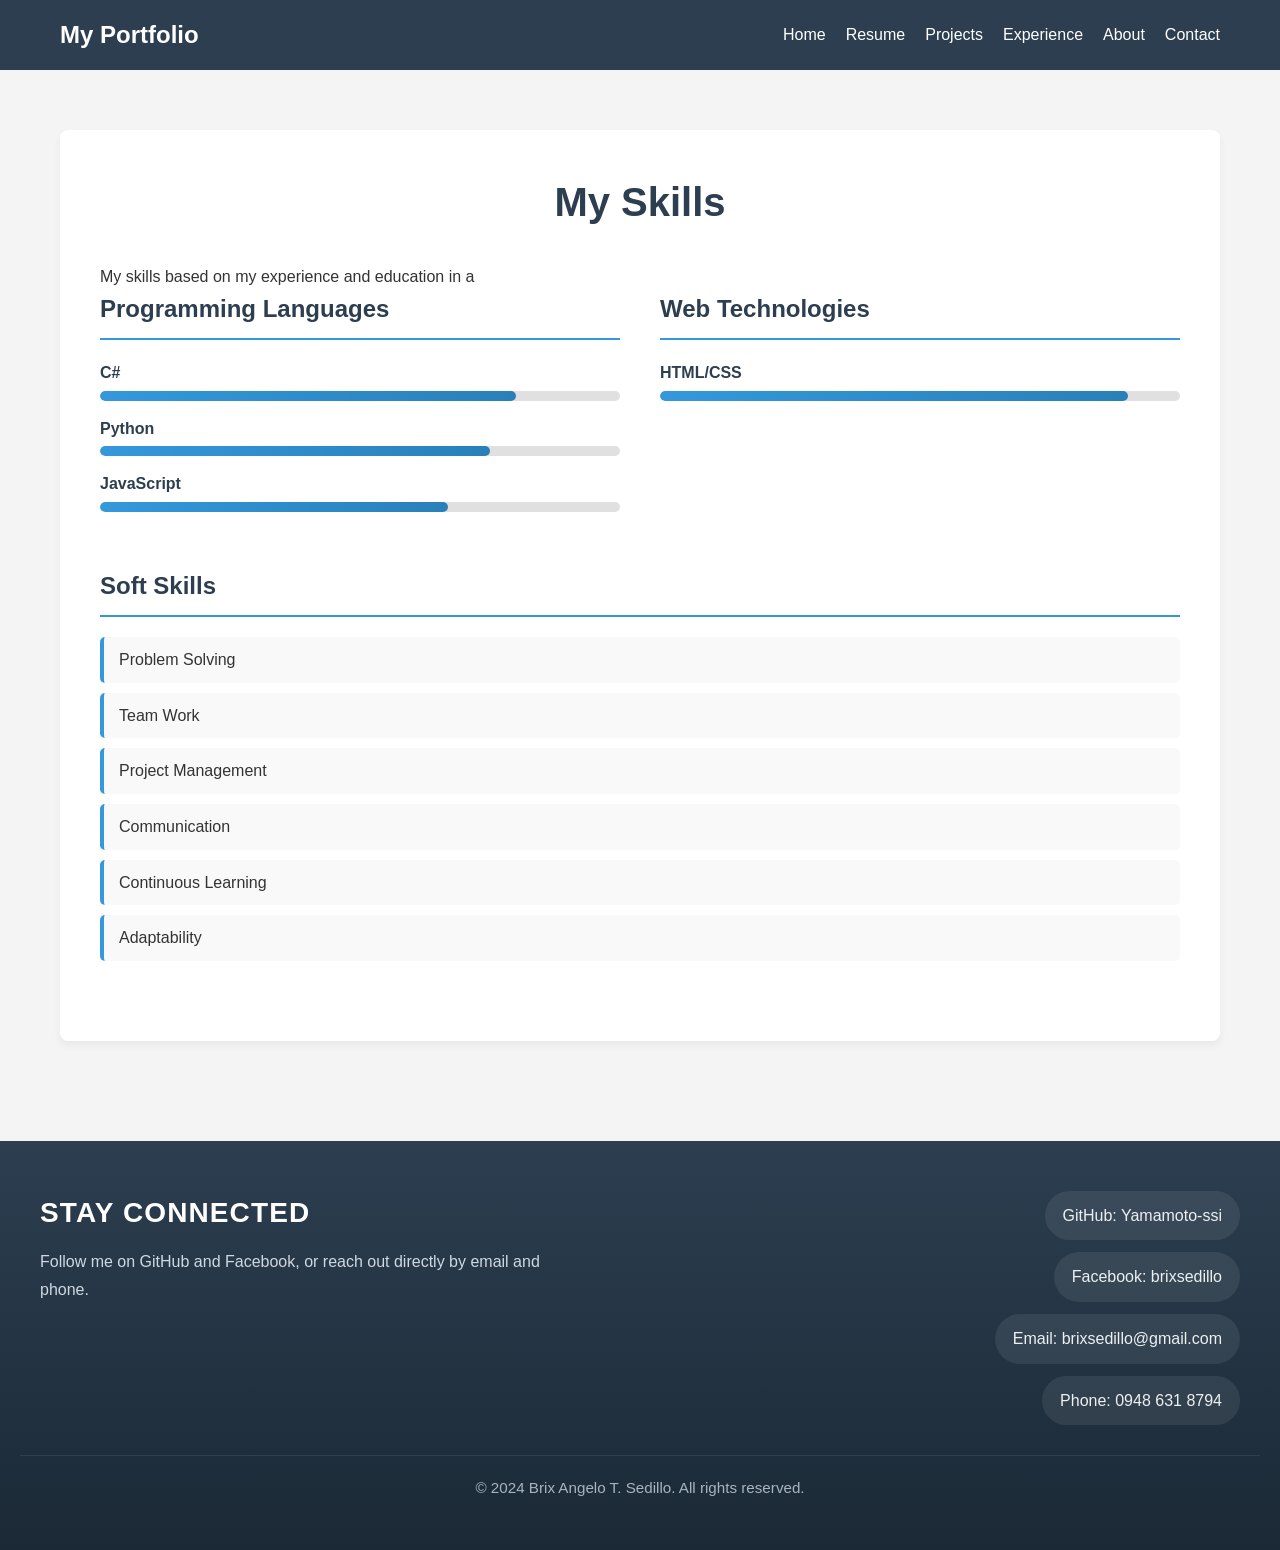
<file: skills.html>
<!DOCTYPE html>
<html lang="en">
<head>
    <meta charset="UTF-8">
    <meta name="viewport" content="width=device-width, initial-scale=1.0">
    <link rel="stylesheet" href="style.css">
    <title>Skills - My Portfolio</title>
</head>
<body>
    <header>
        <nav>
            <div class="nav-container">
                <h1 class="logo">My Portfolio</h1>
                <ul class="nav-links">
                    <li><a href="index.html">Home</a></li>
                    <li><a href="resume.html">Resume</a></li>
                    <li><a href="project.html">Projects</a></li>
                    <li><a href="experience.html">Experience</a></li>
                    <li><a href="about.html">About</a></li>
                    <li><a href="contact.html">Contact</a></li>
                </ul>
            </div>
        </nav>
    </header>

    <main>
        <section class="page-content">
            <div class="container">
                <h2>My Skills</h2>
                <p>My skills based on my experience and education in a</p>
                <div class="skills-content">
                    <div class="skills-category">
                        <h3>Programming Languages</h3>
                        <div class="skills-list">
                            <div class="skill-item">
                                <span class="skill-name">C#</span>
                                <div class="skill-bar">
                                    <div class="skill-level" style="width: 80%"></div>
                                </div>
                            </div>
                            <div class="skill-item">
                                <span class="skill-name">Python</span>
                                <div class="skill-bar">
                                    <div class="skill-level" style="width: 75%"></div>
                                </div>
                            </div>
                            <div class="skill-item">
                                <span class="skill-name">JavaScript</span>
                                <div class="skill-bar">
                                    <div class="skill-level" style="width: 67%"></div>
                                </div>
                            </div>
                            
                        </div>
                    </div>

                    <div class="skills-category">
                        <h3>Web Technologies</h3>
                        <div class="skills-list">
                            <div class="skill-item">
                                <span class="skill-name">HTML/CSS</span>
                                <div class="skill-bar">
                                    <div class="skill-level" style="width: 90%"></div>
                                </div>
                            </div>
                        </div>
                    </div>

                    
                    </div>

                    <div class="skills-category">
                        <h3>Soft Skills</h3>
                        <ul class="soft-skills">
                            <li>Problem Solving</li>
                            <li>Team Work</li>
                            <li>Project Management</li>
                            <li>Communication</li>
                            <li>Continuous Learning</li>
                            <li>Adaptability</li>
                        </ul>
                    </div>
                </div>
            </div>
        </section>
    </main>

    <footer>
        <div class="footer-content">
            <div class="footer-brand">
                <h4>Stay Connected</h4>
                <p>Follow me on GitHub and Facebook, or reach out directly by email and phone.</p>
            </div>
            <div class="footer-links">
                <a href="https://github.com/Yamamoto-ssi" target="_blank" rel="noreferrer">GitHub: Yamamoto-ssi</a>
                <a href="https://www.facebook.com/brixsedillo" target="_blank" rel="noreferrer">Facebook: brixsedillo</a>
                <a href="mailto:brixsedillo@gmail.com">Email: brixsedillo@gmail.com</a>
                <span>Phone: 0948 631 8794</span>
            </div>
        </div>
        <p class="footer-copy">&copy; 2024 Brix Angelo T. Sedillo. All rights reserved.</p>
    </footer>
</body>
</html>
</file>
<file: style.css>
/* Reset and base styles */
* {
    margin: 0;
    padding: 0;
    box-sizing: border-box;
}

html {
    min-height: 100%;
}

body {
    display: flex;
    flex-direction: column;
    min-height: 100vh;
    font-family: 'Arial', sans-serif;
    line-height: 1.6;
    color: #333;
    background-color: #f4f4f4;
}

/* Header and Navigation */
header {
    background-color: #2c3e50;
    color: white;
    padding: 1rem 0;
    position: fixed;
    width: 100%;
    top: 0;
    z-index: 1000;
}

.nav-container {
    max-width: 1200px;
    margin: 0 auto;
    display: flex;
    justify-content: space-between;
    align-items: center;
    padding: 0 20px;
}

.logo {
    font-size: 1.5rem;
    font-weight: bold;
}

.nav-links {
    list-style: none;
    display: flex;
    gap: 20px;
}

.nav-links li a {
    color: white;
    text-decoration: none;
    transition: color 0.3s ease;
}

.nav-links li a:hover {
    color: #3498db;
}

/* Main content */
main {
    flex: 1;
    margin-top: 80px; /* Account for fixed header */
}

/* Hero section */
.hero {

    background: linear-gradient(rgba(0, 0, 0, 0.6), rgba(0, 0, 0, 0.6)), 
                url('images/hero-bg.png') no-repeat center center;
    background-size: cover;
    

    background-attachment: fixed; 
    min-height: 80vh;           
    display: flex;               
    flex-direction: column;
    justify-content: center;
    align-items: center;
    
    padding: 20px;             
    text-align: center;
    color: white;
    text-shadow: 0 2px 4px rgba(0, 0, 0, 0.3); 
}
.hero-content {
    max-width: 800px;
    margin: 0 auto;
    gap: 50px;
    display: flex;
    align-items: space-between;
    justify-content: center;
    padding: 50px;
}

.hero-content-text {
    max-width: 600px;
    margin-left: 20px;
    background-color: rgba(0, 0, 0, 0.5);
    padding: 20px;
    border-radius: 15px;
    box-shadow: 3px 3px 12px 17px #7a7676;
}

.hero-image {
    width: 150px;
    height: 150px;
    background: url('images/formalpic.png') no-repeat center center;
    background-size: cover; 
    flex-shrink: 0;
    border-radius: 50%;
    margin-bottom: 20px;
    border: 4px solid white;
    box-shadow: 0 4px 15px rgba(0, 0, 0, 0.3);
}

.hero-content h2 {
    font-size: 3rem;
    margin-bottom: 20px;
}

.hero-content p {
    font-size: 1.2rem;
    margin-bottom: 30px;
    max-width: 600px;
    margin-left: auto;
    margin-right: auto;
}

.cta-button {
    display: inline-block;
    background-color: #3498db;
    color: white;
    padding: 12px 24px;
    text-decoration: none;
    border-radius: 5px;
    transition: background-color 0.3s ease;
}

.cta-button:hover {
    background-color: #2980b9;
}

.gallery {
    background-color: #000000;
    color: white;
    padding: 50px 20px;
    text-align: center;
}

/* Featured section */
.featured {
    max-width: 1200px;
    margin: 50px auto;
    padding: 0 20px;
    text-align: center;
}

.featured h3 {
    font-size: 2rem;
    margin-bottom: 30px;
    color: #2c3e50;
}

.featured-grid {
    display: grid;
    grid-template-columns: repeat(auto-fit, minmax(300px, 1fr));
    gap: 30px;
}

.featured-item {
    background-color: white;
    padding: 30px;
    border-radius: 8px;
    box-shadow: 0 4px 6px rgba(0, 0, 0, 0.1);
    transition: transform 0.3s ease;
}

.featured-item:hover {
    transform: translateY(-5px);
}

.featured-item h4 {
    font-size: 1.5rem;
    margin-bottom: 15px;
    color: #2c3e50;
}

.featured-item p {
    margin-bottom: 20px;
    color: #666;
}

.featured-item a {
    color: #3498db;
    text-decoration: none;
    font-weight: bold;
}

.featured-item a:hover {
    text-decoration: underline;
}

.main {
    flex: 1;
    background-color: #333;
}

/* Footer */
footer {
    background: linear-gradient(180deg, #2c3e50 0%, #1b2936 100%);
    color: #f4f7fb;
    padding: 50px 20px;
    margin-top: 50px;
}

.footer-content {
    max-width: 1200px;
    margin: 0 auto;
    display: grid;
    grid-template-columns: 1fr 1fr;
    gap: 30px;
    align-items: start;
}

.footer-brand {
    text-align: left;
    max-width: 520px;
}

.footer-brand h4 {
    margin-bottom: 12px;
    font-size: 1.75rem;
    letter-spacing: 0.04em;
    text-transform: uppercase;
    color: #ffffff;
}

.footer-brand p {
    margin: 0;
    line-height: 1.8;
    color: #cfd8e3;
}

.footer-links {
    display: flex;
    flex-direction: column;
    gap: 12px;
    align-items: flex-end;
}

.footer-links a,
.footer-links span {
    display: inline-block;
    background: rgba(255, 255, 255, 0.08);
    padding: 12px 18px;
    border-radius: 999px;
    color: #ecf0f1;
    text-decoration: none;
    transition: transform 0.2s ease, background-color 0.2s ease, color 0.2s ease;
}

.footer-links a:hover {
    background-color: #3498db;
    color: #ffffff;
    transform: translateX(4px);
}

.footer-copy {
    margin-top: 30px;
    border-top: 1px solid rgba(255, 255, 255, 0.08);
    padding-top: 20px;
    font-size: 0.95rem;
    color: #a8b3c1;
    text-align: center;
    grid-column: 1 / -1;
}

@media (max-width: 768px) {
    .footer-content {
        grid-template-columns: 1fr;
        text-align: center;
        align-items: center;
    }

    .footer-links {
        align-items: center;
    }
}

/* Responsive design */
@media (max-width: 768px) {
    .nav-container {
        flex-direction: column;
        gap: 10px;
    }

    .nav-links {
        flex-wrap: wrap;
        justify-content: center;
    }

    .hero-content h2 {
        font-size: 2rem;
    }

    .hero-content p {
        font-size: 1rem;
    }

    .featured-grid {
        grid-template-columns: 1fr;
    }
}

/* Page content styles */
.page-content {
    max-width: 1200px;
    margin: 50px auto;
    padding: 0 20px;
}

.container {
    background-color: white;
    padding: 40px;
    border-radius: 8px;
    box-shadow: 0 4px 6px rgba(134, 134, 134, 0.1);
}

.page-content h2 {
    font-size: 2.5rem;
    margin-bottom: 30px;
    color: #2c3e50;
    text-align: center;
}

.content-grid {
    display: grid;
    grid-template-columns: 2fr 1fr;
    gap: 40px;
    align-items: start;
}

.content-text {
    line-height: 1.8;
}

.content-text p {
    margin-bottom: 20px;
    font-size: 1.1rem;
}

.content-image img {
    width: 100%;
    height: auto;
    border-radius: 8px;
    box-shadow: 0 4px 6px rgba(0, 0, 0, 0.1);
}

@media (max-width: 768px) {
    .content-grid {
        grid-template-columns: 1fr;
        gap: 30px;
    }

    .page-content h2 {
        font-size: 2rem;
    }
}

/* Contact page styles */
.contact-content {
    display: grid;
    gap: 40px;
}

.contact-info h3,
.contact-form h3 {
    font-size: 1.5rem;
    margin-bottom: 20px;
    color: #2c3e50;
}

.contact-details p {
    margin-bottom: 10px;
    font-size: 1.1rem;
}

.social-links {
    margin-top: 20px;
}

.social-link {
    display: inline-block;
    margin-right: 15px;
    color: #3498db;
    text-decoration: none;
    font-weight: bold;
}

.social-link:hover {
    text-decoration: underline;
}

.contact-form {
    background-color: #f9f9f9;
    padding: 30px;
    border-radius: 8px;
}

.form-group {
    margin-bottom: 20px;
}

.form-group label {
    display: block;
    margin-bottom: 5px;
    font-weight: bold;
    color: #2c3e50;
}

.form-group input,
.form-group textarea {
    width: 100%;
    padding: 10px;
    border: 1px solid #ddd;
    border-radius: 4px;
    font-size: 1rem;
}

.form-group textarea {
    resize: vertical;
}



/* Skills page styles */
.skills-content {
    display: grid;
    grid-template-columns: 1fr 1fr;
    gap: 40px;
}

.skills-category {
    margin-bottom: 40px;
}

.skills-category h3 {
    font-size: 1.5rem;
    margin-bottom: 20px;
    color: #2c3e50;
    border-bottom: 2px solid #3498db;
    padding-bottom: 10px;
}

.skill-item {
    margin-bottom: 15px;
}

.skill-name {
    display: block;
    font-weight: bold;
    margin-bottom: 5px;
    color: #2c3e50;
}

.skill-bar {
    width: 100%;
    height: 10px;
    background-color: #e0e0e0;
    border-radius: 5px;
    overflow: hidden;
}

.skill-level {
    height: 100%;
    background: linear-gradient(90deg, #3498db, #2980b9);
    border-radius: 5px;
    transition: width 0.3s ease;
}

.soft-skills {
    list-style: none;
    padding: 0;
}

.soft-skills li {
    background-color: #f9f9f9;
    margin-bottom: 10px;
    padding: 10px 15px;
    border-radius: 5px;
    border-left: 4px solid #3498db;
    font-weight: 500;
}

@media (max-width: 768px) {
    .skills-content {
        grid-template-columns: 1fr;
    }
}

/* Experience page styles */
.experience-timeline {
    position: relative;
    padding-left: 30px;
}

.experience-timeline::before {
    content: '';
    position: absolute;
    left: 15px;
    top: 0;
    bottom: 0;
    width: 2px;
    background-color: #3498db;
}

.experience-item {
    background-color: white;
    margin-bottom: 30px;
    padding: 20px;
    border-radius: 8px;
    box-shadow: 0 2px 4px rgba(0, 0, 0, 0.1);
    position: relative;
}

.experience-item::before {
    content: '';
    position: absolute;
    left: -22px;
    top: 25px;
    width: 12px;
    height: 12px;
    background-color: #3498db;
    border-radius: 50%;
    border: 3px solid white;
}

.experience-header {
    margin-bottom: 15px;
}

.experience-header h3 {
    font-size: 1.3rem;
    margin-bottom: 5px;
    color: #2c3e50;
}

.company {
    display: block;
    font-weight: bold;
    color: #3498db;
    margin-bottom: 5px;
}

.date {
    color: #666;
    font-size: 0.9rem;
}

.experience-details {
    list-style: none;
    padding: 0;
}

.experience-details li {
    margin-bottom: 8px;
    padding-left: 15px;
    position: relative;
}

.experience-details li::before {
    content: '•';
    position: absolute;
    left: 0;
    color: #3498db;
    font-weight: bold;
}

/* Education page styles */
.education-content {
    display: flex;
    flex-direction: column;
    gap: 30px;
}

.education-item {
    background-color: white;
    padding: 25px;
    border-radius: 8px;
    box-shadow: 0 2px 4px rgba(0, 0, 0, 0.1);
}

.education-header {
    margin-bottom: 15px;
}

.education-header h3 {
    font-size: 1.3rem;
    margin-bottom: 5px;
    color: #2c3e50;
}

.institution {
    display: block;
    font-weight: bold;
    color: #3498db;
    margin-bottom: 5px;
}

.date {
    color: #666;
    font-size: 0.9rem;
}

.education-description {
    margin-bottom: 15px;
    line-height: 1.6;
}

.education-highlights {
    background-color: #f9f9f9;
    padding: 10px 15px;
    border-radius: 5px;
    border-left: 4px solid #3498db;
}

.certifications-list {
    list-style: none;
    padding: 0;
}

.certifications-list li {
    margin-bottom: 15px;
    padding: 15px;
    background-color: #f9f9f9;
    border-radius: 5px;
    border-left: 4px solid #3498db;
}

.certifications-list strong {
    display: block;
    color: #2c3e50;
    margin-bottom: 5px;
}

/* Projects page styles */
.projects-grid {
    display: grid;
    grid-template-columns: repeat(auto-fit, minmax(300px, 1fr));
    gap: 30px;
}

.project-card {
    background-color: white;
    border-radius: 8px;
    box-shadow: 0 4px 6px rgba(0, 0, 0, 0.1);
    overflow: hidden;
    transition: transform 0.3s ease;
}

.project-card:hover {
    transform: translateY(-5px);
}

.project-image {
    height: 200px;
    overflow: hidden;
}

.project-content {
    padding: 20px;
}

.project-content h3 {
    font-size: 1.3rem;
    margin-bottom: 10px;
    color: #2c3e50;
}

.project-content p {
    margin-bottom: 15px;
    color: #666;
    line-height: 1.6;
}

.project-tech {
    display: flex;
    flex-wrap: wrap;
    gap: 8px;
    margin-bottom: 15px;
}

.project-tech span {
    background-color: #f1f1f1;
    padding: 4px 8px;
    border-radius: 4px;
    font-size: 0.8rem;
    color: #2c3e50;
}

.project-links {
    display: flex;
    gap: 15px;
}

.project-link {
    color: #3498db;
    text-decoration: none;
    font-weight: bold;
    transition: color 0.3s ease;
}

.project-link:hover {
    color: #2980b9;
    text-decoration: underline;
}

/* Gallery page styles */
.gallery-intro {
    text-align: center;
    margin-bottom: 40px;
    font-size: 1.1rem;
    color: #666;
}

.gallery-grid {
    display: grid;
    grid-template-columns: repeat(auto-fit, minmax(300px, 1fr));
    gap: 30px;
}

.gallery-item {
    position: relative;
    border-radius: 8px;
    overflow: hidden;
    box-shadow: 0 4px 6px rgba(0, 0, 0, 0.1);
    transition: transform 0.3s ease;
    height: 250px;
}

.gallery-item img {
    width: 100%;
    height: 100%;
    object-fit: cover;
    display: block;
}

.gallery-item:hover {
    transform: scale(1.05);
}

.gallery-overlay {
    position: absolute;
    bottom: 0;
    left: 0;
    right: 0;
    background: linear-gradient(transparent, rgba(0, 0, 0, 0.8));
    color: white;
    padding: 20px;
    transform: translateY(100%);
    transition: transform 0.3s ease;
}

.gallery-item:hover .gallery-overlay {
    transform: translateY(0);
}

.gallery-overlay h4 {
    margin-bottom: 5px;
    font-size: 1.2rem;
}

.gallery-overlay p {
    margin: 0;
    font-size: 0.9rem;
    opacity: 0.9;
}

.hobbies-intro {
    text-align: center;
    margin-bottom: 40px;
    font-size: 1.1rem;
    color: #666;
}

.hobbies-grid {
    display: grid;
    grid-template-columns: repeat(auto-fit, minmax(300px, 1fr));
    gap: 30px;
}

.hobby-card {
    background-color: #ffffff;
    padding: 30px;
    border-radius: 8px;
    box-shadow: 0 4px 6px rgba(0, 0, 0, 0.1);
    text-align: center;
    transition: transform 0.3s ease;
}

.hobby-card:hover {
    transform: translateY(-5px);
}

.hobby-icon {
    font-size: 3rem;
    margin-bottom: 15px;
}

.hobby-card h3 {
    font-size: 1.3rem;
    margin-bottom: 15px;
    color: #ffffff;
}

.hobby-card p {
    color: #ffffff;
    line-height: 1.6;
}

/* Resume page styles */
.resume-content {
    max-width: 800px;
    margin: 0 auto;
}

.resume-section {
    margin-bottom: 40px;
}

.resume-section h3 {
    font-size: 1.5rem;
    margin-bottom: 20px;
    color: #2c3e50;
    border-bottom: 2px solid #3498db;
    padding-bottom: 10px;
}

.resume-item {
    margin-bottom: 25px;
}

.resume-item h4 {
    font-size: 1.2rem;
    margin-bottom: 5px;
    color: #2c3e50;
}

.resume-company {
    display: block;
    font-weight: bold;
    color: #3498db;
    margin-bottom: 5px;
}

.resume-date {
    color: #666;
    font-size: 0.9rem;
}

.resume-item ul {
    margin-top: 10px;
    padding-left: 20px;
}

.resume-item li {
    margin-bottom: 5px;
    line-height: 1.6;
}

.skills-summary {
    display: grid;
    grid-template-columns: repeat(auto-fit, minmax(200px, 1fr));
    gap: 20px;
}

.skill-category h5 {
    font-size: 1rem;
    margin-bottom: 8px;
    color: #2c3e50;
}

.skill-category p {
    color: #666;
    line-height: 1.5;
}

.resume-download {
    text-align: center;
    margin-top: 40px;
    padding-top: 30px;
    border-top: 1px solid #e0e0e0;
}
</file>
